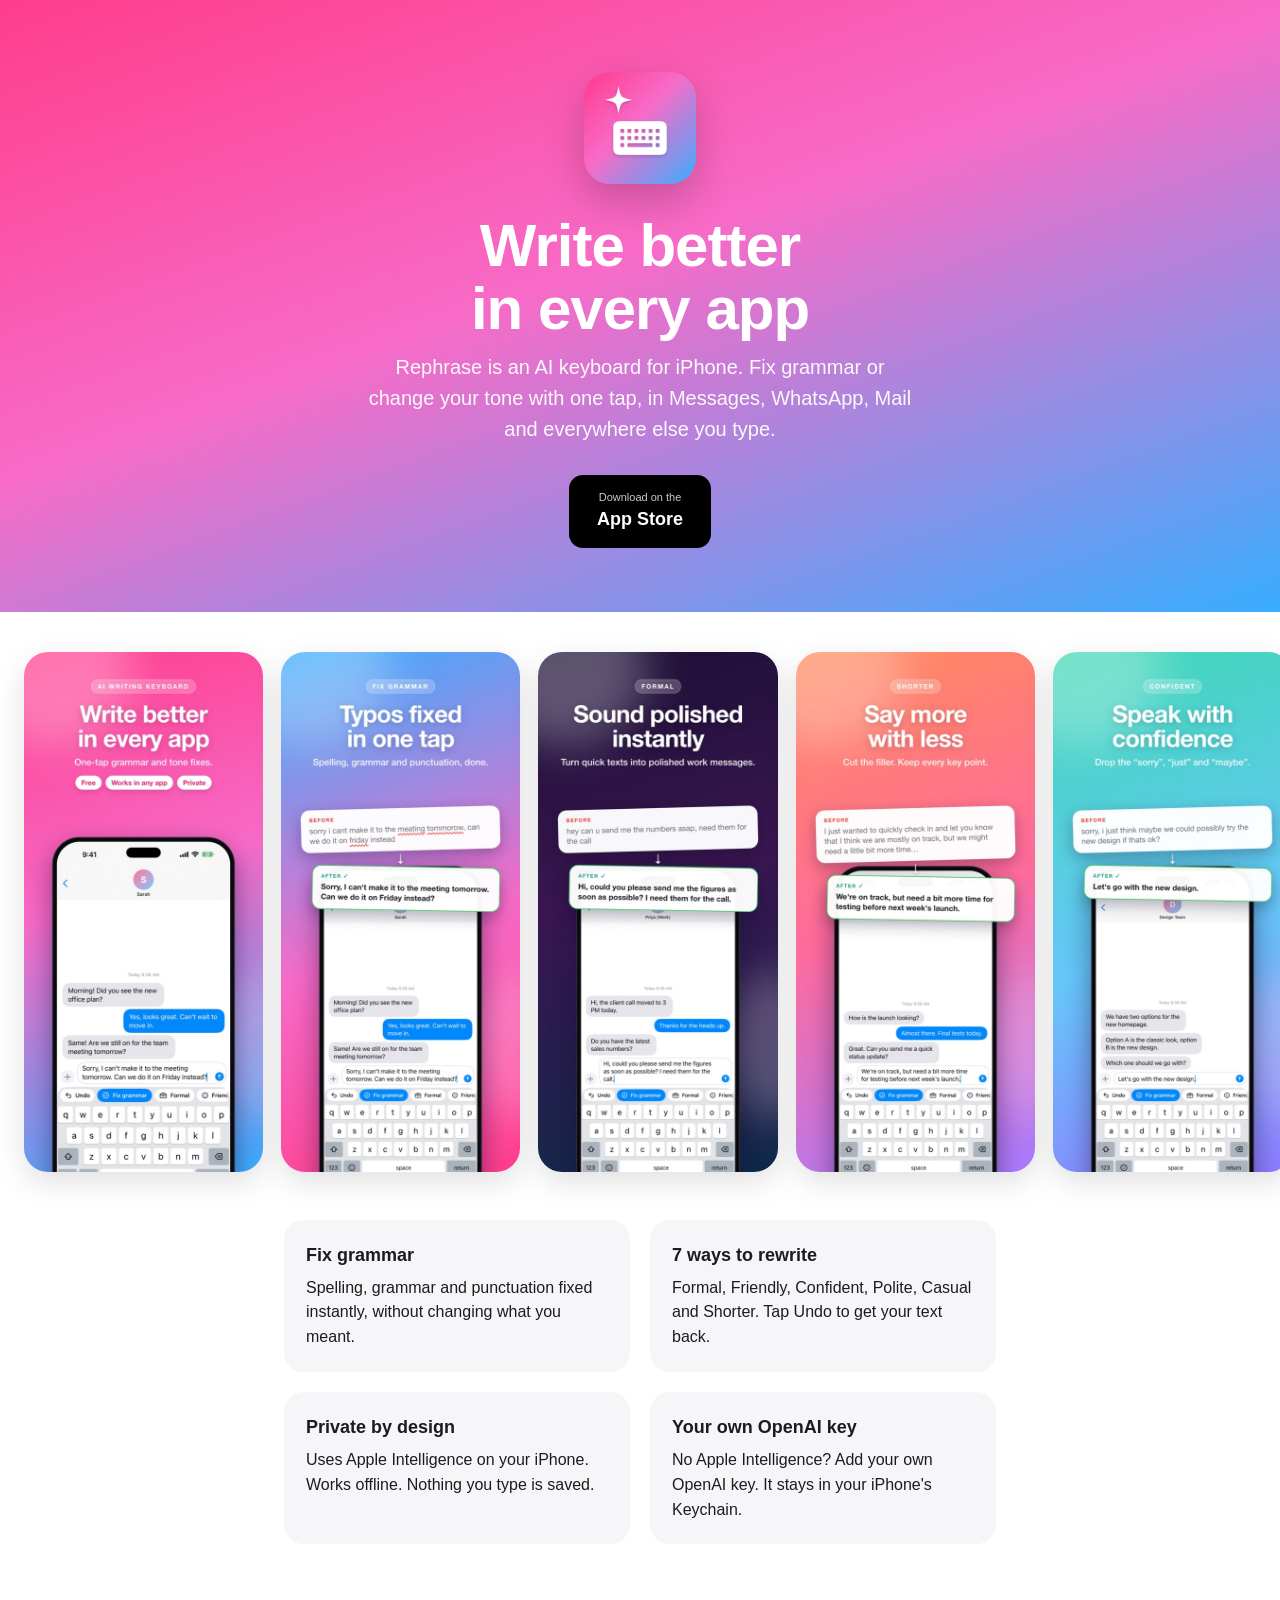
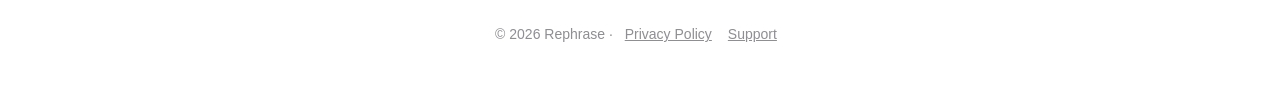
<file: index.html>
<!doctype html>
<html lang="en">
<head>
<meta charset="utf-8">
<meta name="viewport" content="width=device-width, initial-scale=1">
<title>Rephrase – AI Writing Keyboard for iPhone</title>
<meta name="description" content="Fix grammar and change your tone in any app, right from your iPhone keyboard. Powered by Apple Intelligence. Free and private.">
<meta name="apple-itunes-app" content="app-id=6820415493">
<meta property="og:title" content="Rephrase – AI Writing Keyboard">
<meta property="og:description" content="Fix grammar and change your tone in any app. Free, private, on-device.">
<meta property="og:image" content="https://rephrase.site/img/01-hero.jpg">
<link rel="icon" href="/favicon.png">
<link rel="stylesheet" href="/style.css">
</head>
<body>
<section class="hero">
  <img class="icon" src="/img/icon.png" alt="Rephrase app icon">
  <h1>Write better<br>in every app</h1>
  <p>Rephrase is an AI keyboard for iPhone. Fix grammar or change your tone with one tap, in Messages, WhatsApp, Mail and everywhere else you type.</p>
  <a class="badge" href="https://apps.apple.com/app/id6820415493"><small>Download on the</small>App Store</a>
</section>
<div class="shots">
  <img src="/img/01-hero.jpg" alt="Rephrase fixing a message">
  <img src="/img/02-fix-grammar.jpg" alt="Fix grammar before and after">
  <img src="/img/03-formal.jpg" alt="Formal tone">
  <img src="/img/04-shorter.jpg" alt="Shorter">
  <img src="/img/05-confident.jpg" alt="Confident tone">
  <img src="/img/07-private.jpg" alt="Private, on-device AI">
</div>
<section class="features">
  <div><h3>Fix grammar</h3>Spelling, grammar and punctuation fixed instantly, without changing what you meant.</div>
  <div><h3>7 ways to rewrite</h3>Formal, Friendly, Confident, Polite, Casual and Shorter. Tap Undo to get your text back.</div>
  <div><h3>Private by design</h3>Uses Apple Intelligence on your iPhone. Works offline. Nothing you type is saved.</div>
  <div><h3>Your own OpenAI key</h3>No Apple Intelligence? Add your own OpenAI key. It stays in your iPhone's Keychain.</div>
</section>
<footer>© 2026 Rephrase · <a href="/privacy/">Privacy Policy</a><a href="/support/">Support</a></footer>
</body>
</html>
</file>
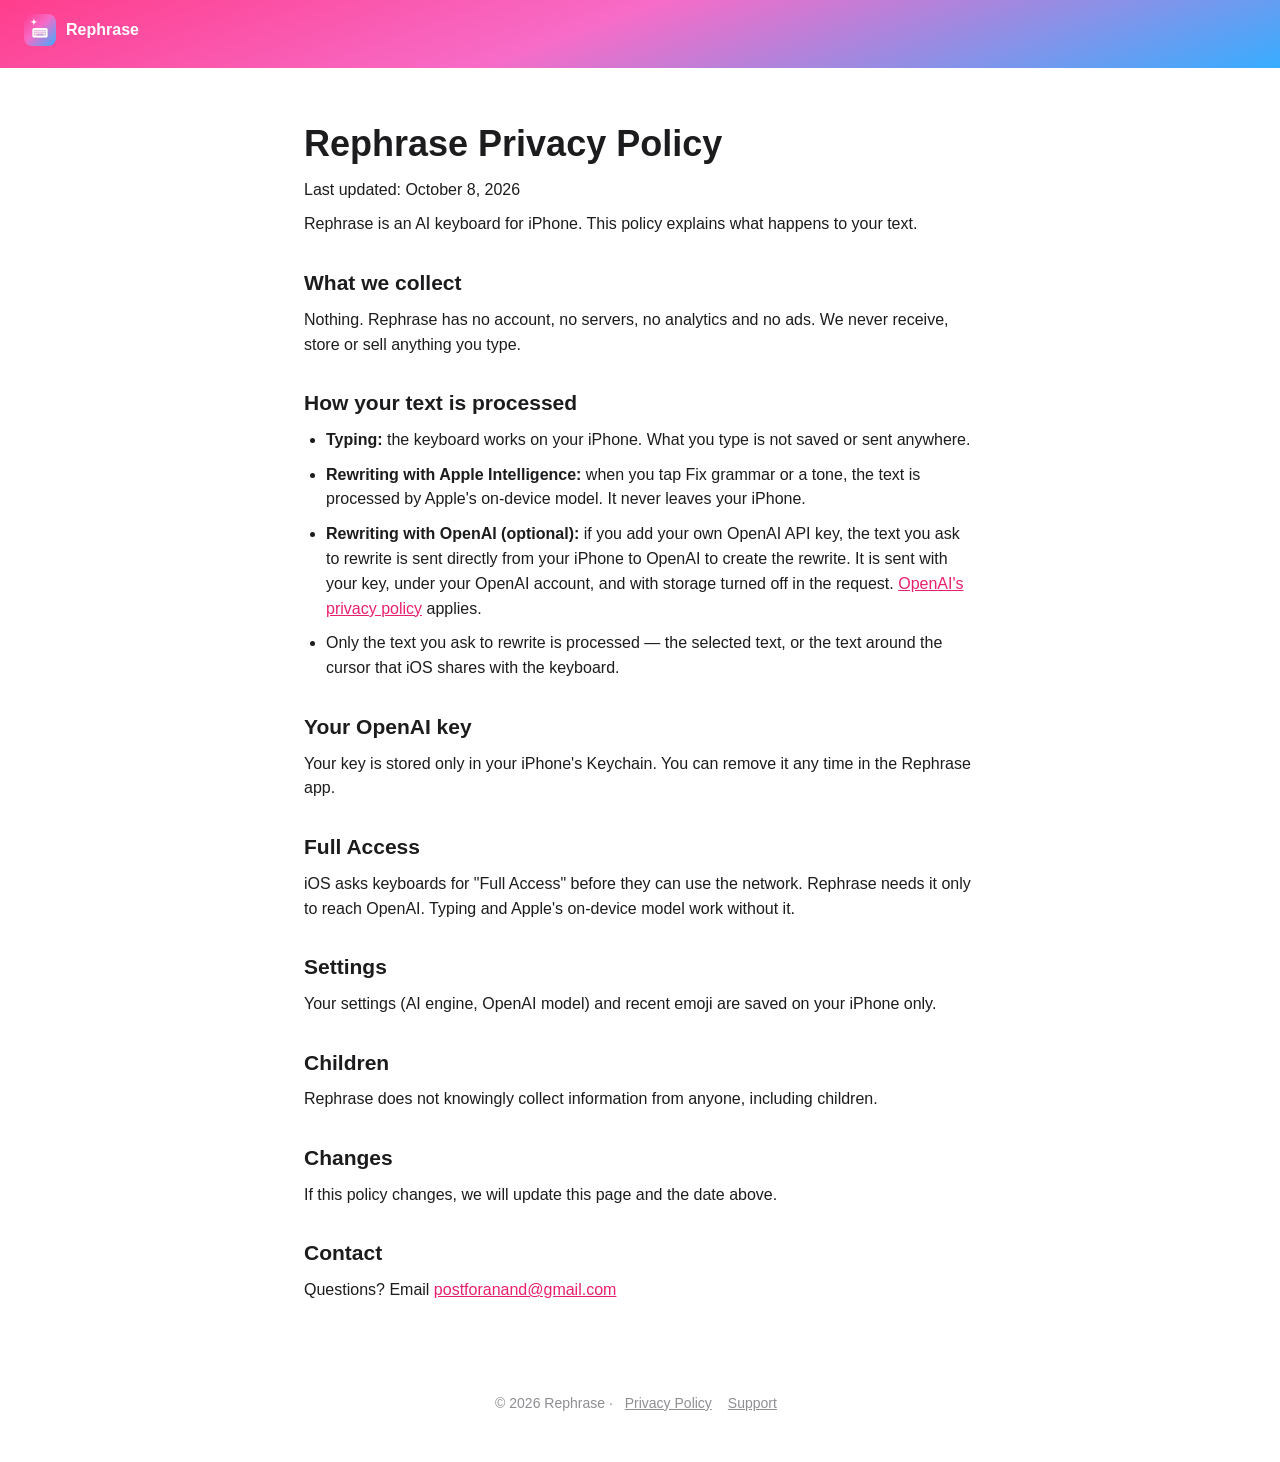
<file: privacy/index.html>
<!doctype html>
<html lang="en">
<head>
<meta charset="utf-8">
<meta name="viewport" content="width=device-width, initial-scale=1">
<title>Privacy Policy – Rephrase</title>
<link rel="icon" href="/favicon.png">
<link rel="stylesheet" href="/style.css">
</head>
<body>
<div class="top"><a href="/"><img src="/img/icon.png" alt="">Rephrase</a></div>
<main class="doc">
<h1>Rephrase Privacy Policy</h1>
<p>Last updated: October 8, 2026</p>
<p>Rephrase is an AI keyboard for iPhone. This policy explains what happens to your text.</p>

<h2>What we collect</h2>
<p>Nothing. Rephrase has no account, no servers, no analytics and no ads. We never receive, store or sell anything you type.</p>

<h2>How your text is processed</h2>
<ul>
<li><strong>Typing:</strong> the keyboard works on your iPhone. What you type is not saved or sent anywhere.</li>
<li><strong>Rewriting with Apple Intelligence:</strong> when you tap Fix grammar or a tone, the text is processed by Apple's on-device model. It never leaves your iPhone.</li>
<li><strong>Rewriting with OpenAI (optional):</strong> if you add your own OpenAI API key, the text you ask to rewrite is sent directly from your iPhone to OpenAI to create the rewrite. It is sent with your key, under your OpenAI account, and with storage turned off in the request. <a href="https://openai.com/policies/privacy-policy">OpenAI's privacy policy</a> applies.</li>
<li>Only the text you ask to rewrite is processed — the selected text, or the text around the cursor that iOS shares with the keyboard.</li>
</ul>

<h2>Your OpenAI key</h2>
<p>Your key is stored only in your iPhone's Keychain. You can remove it any time in the Rephrase app.</p>

<h2>Full Access</h2>
<p>iOS asks keyboards for "Full Access" before they can use the network. Rephrase needs it only to reach OpenAI. Typing and Apple's on-device model work without it.</p>

<h2>Settings</h2>
<p>Your settings (AI engine, OpenAI model) and recent emoji are saved on your iPhone only.</p>

<h2>Children</h2>
<p>Rephrase does not knowingly collect information from anyone, including children.</p>

<h2>Changes</h2>
<p>If this policy changes, we will update this page and the date above.</p>

<h2>Contact</h2>
<p>Questions? Email <a href="mailto:postforanand@gmail.com">postforanand@gmail.com</a></p>
</main>
<footer>© 2026 Rephrase · <a href="/privacy/">Privacy Policy</a><a href="/support/">Support</a></footer>
</body>
</html>
</file>
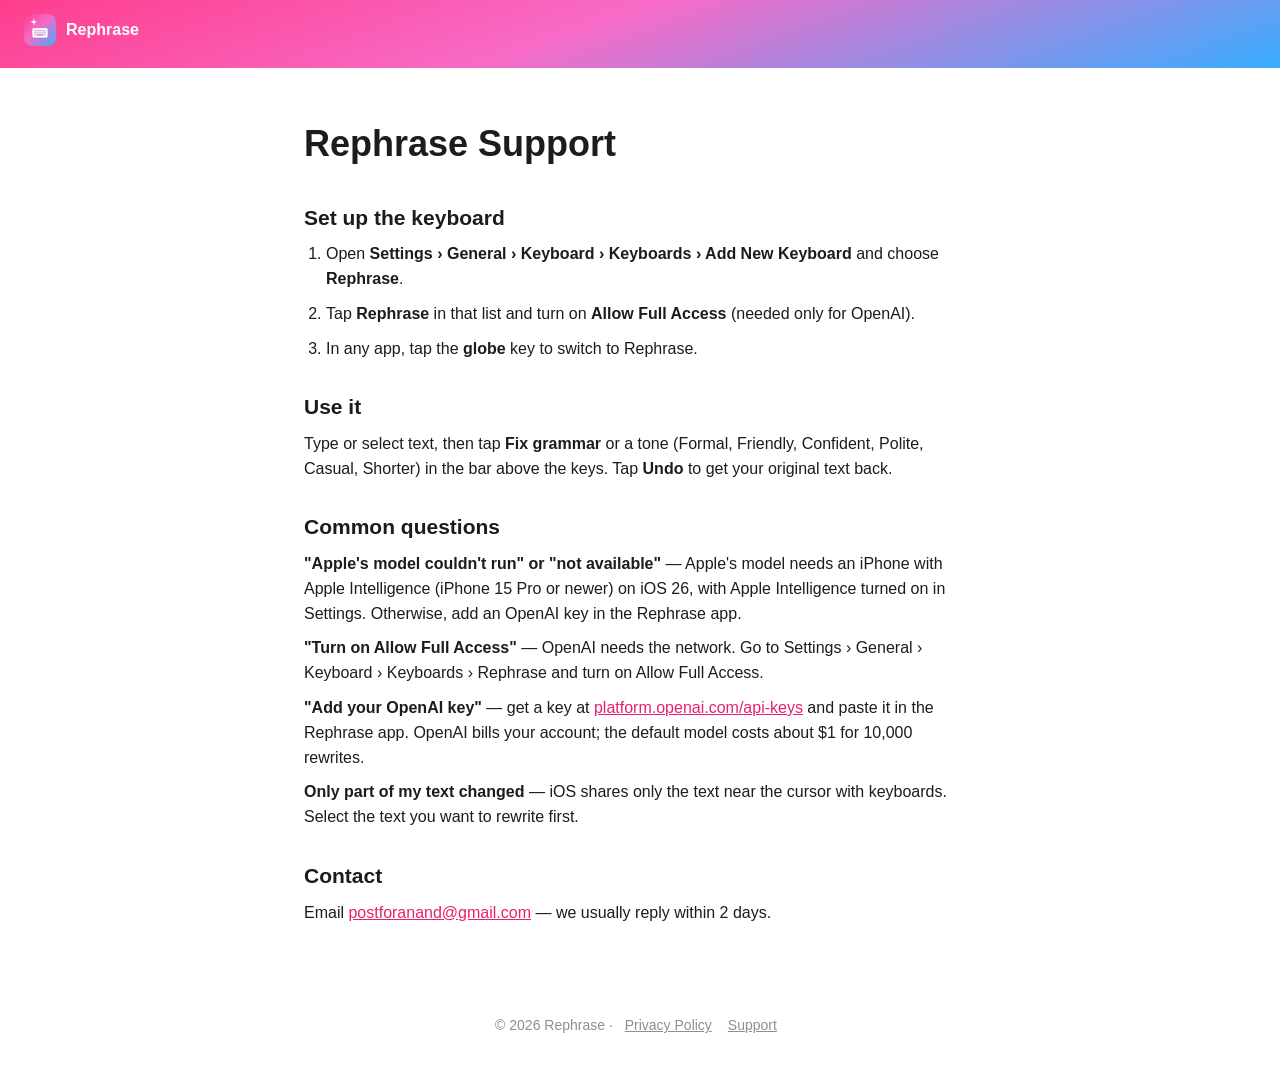
<file: support/index.html>
<!doctype html>
<html lang="en">
<head>
<meta charset="utf-8">
<meta name="viewport" content="width=device-width, initial-scale=1">
<title>Support – Rephrase</title>
<link rel="icon" href="/favicon.png">
<link rel="stylesheet" href="/style.css">
</head>
<body>
<div class="top"><a href="/"><img src="/img/icon.png" alt="">Rephrase</a></div>
<main class="doc">
<h1>Rephrase Support</h1>

<h2>Set up the keyboard</h2>
<ol>
<li>Open <strong>Settings › General › Keyboard › Keyboards › Add New Keyboard</strong> and choose <strong>Rephrase</strong>.</li>
<li>Tap <strong>Rephrase</strong> in that list and turn on <strong>Allow Full Access</strong> (needed only for OpenAI).</li>
<li>In any app, tap the <strong>globe</strong> key to switch to Rephrase.</li>
</ol>

<h2>Use it</h2>
<p>Type or select text, then tap <strong>Fix grammar</strong> or a tone (Formal, Friendly, Confident, Polite, Casual, Shorter) in the bar above the keys. Tap <strong>Undo</strong> to get your original text back.</p>

<h2>Common questions</h2>
<p><strong>"Apple's model couldn't run" or "not available"</strong> — Apple's model needs an iPhone with Apple Intelligence (iPhone 15 Pro or newer) on iOS 26, with Apple Intelligence turned on in Settings. Otherwise, add an OpenAI key in the Rephrase app.</p>
<p><strong>"Turn on Allow Full Access"</strong> — OpenAI needs the network. Go to Settings › General › Keyboard › Keyboards › Rephrase and turn on Allow Full Access.</p>
<p><strong>"Add your OpenAI key"</strong> — get a key at <a href="https://platform.openai.com/api-keys">platform.openai.com/api-keys</a> and paste it in the Rephrase app. OpenAI bills your account; the default model costs about $1 for 10,000 rewrites.</p>
<p><strong>Only part of my text changed</strong> — iOS shares only the text near the cursor with keyboards. Select the text you want to rewrite first.</p>

<h2>Contact</h2>
<p>Email <a href="mailto:postforanand@gmail.com">postforanand@gmail.com</a> — we usually reply within 2 days.</p>
</main>
<footer>© 2026 Rephrase · <a href="/privacy/">Privacy Policy</a><a href="/support/">Support</a></footer>
</body>
</html>
</file>
<file: style.css>
* { margin: 0; padding: 0; box-sizing: border-box; }
body { font-family: -apple-system, BlinkMacSystemFont, "SF Pro Text", "Segoe UI", Roboto, sans-serif;
       color: #1c1c1e; background: #fff; line-height: 1.55; -webkit-font-smoothing: antialiased; }
a { color: #e8206f; }
.hero { background: linear-gradient(160deg, #ff3d8c 0%, #f76bc7 45%, #38adff 100%); color: #fff;
        text-align: center; padding: 72px 24px 64px; }
.hero img.icon { width: 112px; height: 112px; border-radius: 26px; box-shadow: 0 16px 40px rgba(0,0,0,.2); }
.hero h1 { font-size: clamp(36px, 7vw, 60px); line-height: 1.05; letter-spacing: -1px; margin: 22px 0 12px; }
.hero p { font-size: 20px; max-width: 560px; margin: 0 auto; opacity: .95; }
.badge { display: inline-block; margin-top: 30px; background: #000; color: #fff; text-decoration: none;
         padding: 14px 28px; border-radius: 14px; font-weight: 600; font-size: 18px; }
.badge small { display: block; font-size: 11px; font-weight: 500; opacity: .8; }
.shots { display: flex; gap: 18px; overflow-x: auto; padding: 40px 24px; scroll-snap-type: x mandatory; }
.shots img { height: 520px; border-radius: 24px; scroll-snap-align: center; box-shadow: 0 10px 30px rgba(0,0,0,.12); }
.features { max-width: 760px; margin: 0 auto; padding: 8px 24px 48px; display: grid;
            grid-template-columns: repeat(auto-fit, minmax(300px, 1fr)); gap: 20px; }
.features div { background: #f6f6f8; border-radius: 20px; padding: 22px; }
.features h3 { font-size: 18px; margin-bottom: 6px; }
.doc { max-width: 720px; margin: 0 auto; padding: 48px 24px; }
.doc h1 { font-size: 36px; margin-bottom: 6px; }
.doc h2 { font-size: 21px; margin: 30px 0 8px; }
.doc p, .doc li { margin-bottom: 10px; }
.doc ul, .doc ol { padding-left: 22px; }
.top { background: linear-gradient(160deg, #ff3d8c 0%, #f76bc7 45%, #38adff 100%); padding: 14px 24px; }
.top a { color: #fff; text-decoration: none; font-weight: 700; display: inline-flex; align-items: center; gap: 10px; }
.top img { width: 32px; height: 32px; border-radius: 8px; }
footer { text-align: center; color: #8e8e93; font-size: 14px; padding: 32px 24px 48px; }
footer a { color: #8e8e93; margin: 0 8px; }
</file>
